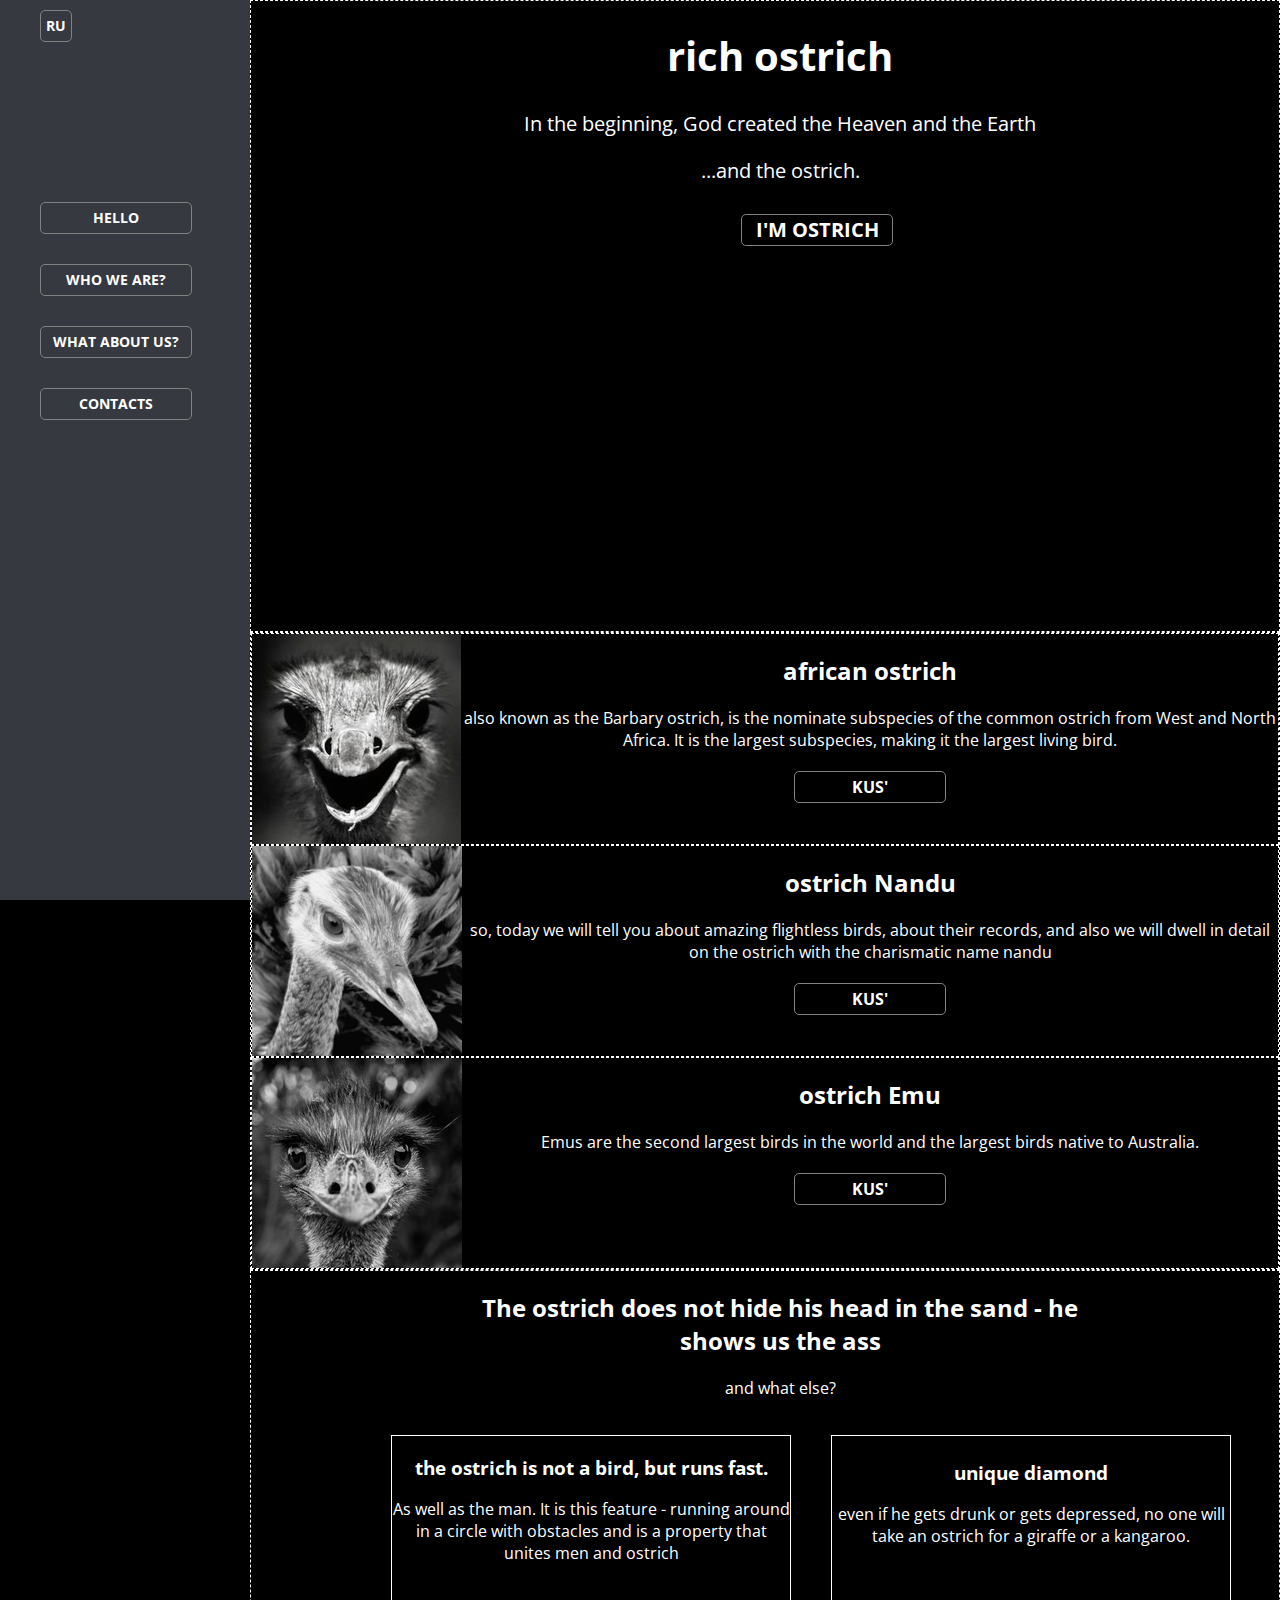
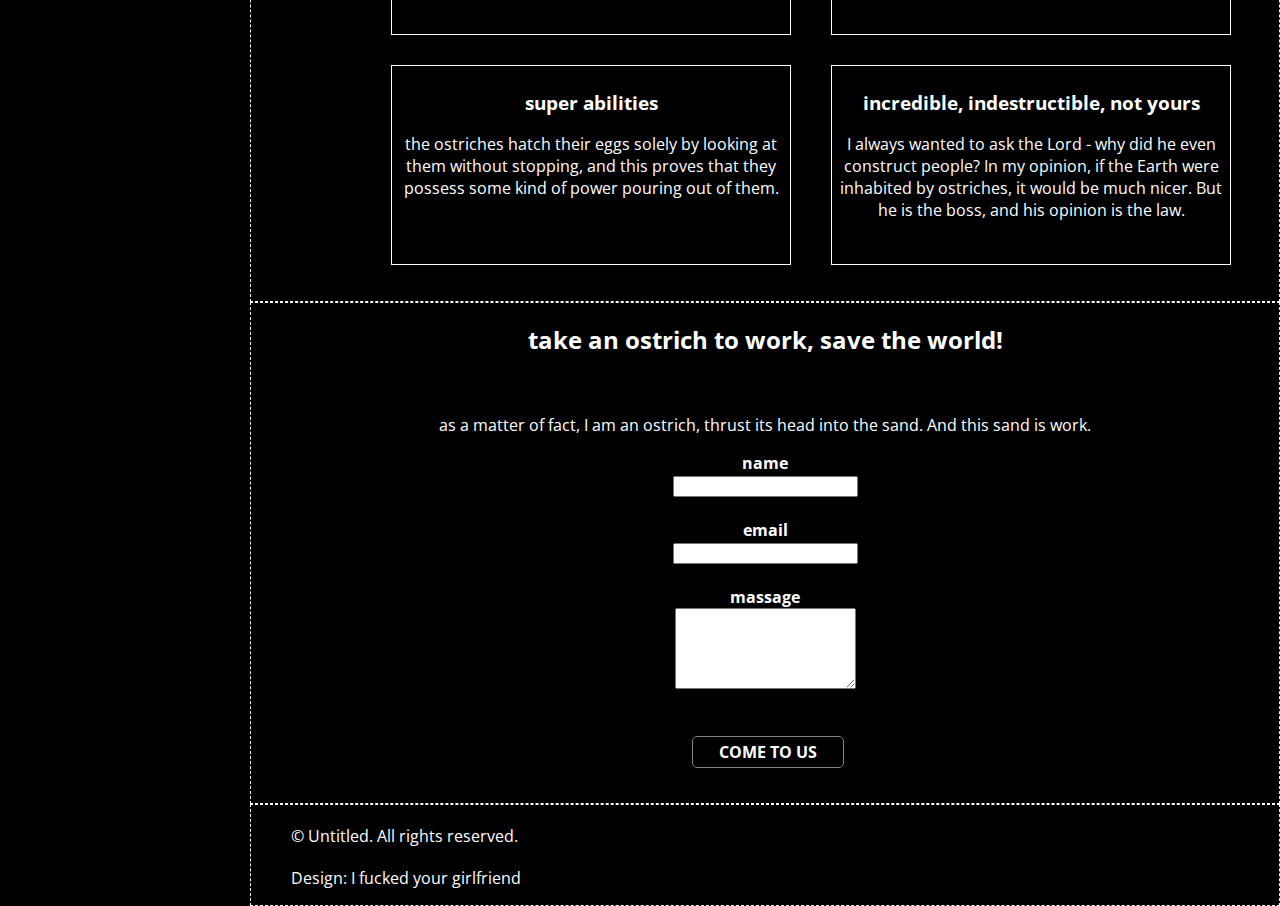
<file: index.html>
<!DOCTYPE html>
<html lang="en">
<head>
	<meta charset="utf-8">
	<title>rich ostrich</title>
	<link rel="stylesheet" href="styles/main.css">
	<meta name="keywords" content="Ключевые слова, и, фразы, через, запятую">
	<meta name="description" content="Описание контента страницы, 1-2 предложения.">
	<link href="https://fonts.googleapis.com/css?family=Open+Sans+Condensed:300" rel="stylesheet">
</head>
<body>
	<nav>
		<div class="nav-button">
		    <a href="index-ru.html" class="button ru-ver">ru</a>
			<ul>
				<li><a href="#intro" class="button scrolly">hello</a></li>
				<li><a href="#one" class="button scrolly">who we are?</a></li>
				<li><a href="#two" class="button scrolly">what about us?</a></li>
				<li><a href="#three" class="button scrolly">contacts</a></li>
			</ul>
		</div>
	</nav>
	<section id="intro">
		<div class="text-intro">
			<h1>rich ostrich</h1>
			<p>In the beginning, God created the Heaven and the Earth</p>
			<p>...and the ostrich. </p>
		</div>
		<div class="button-intro">
			<ul class="actions">
				<li><a href="#one" class="button scrolly">I'm ostrich</a></li>
			</ul>
		</div>
	</section>
	<section id="one">
		<article>
			<img src="image/african.png" class="article-img">
			<h2>african ostrich</h2>
			<p>also known as the Barbary ostrich, is the nominate subspecies of the common ostrich from West and North Africa. It is the largest subspecies, making it the largest living bird.</p>
			<ul class="actions">
				<li><a href="article-no-1.html" class="button">kus'</a></li>
			</ul>
		</article>
		<article>
			<img src="image/nandu.png" class="article-img">
			<h2>ostrich Nandu</h2>
			<p>so, today we will tell you about amazing flightless birds, about their records, and also we will dwell in detail on the ostrich with the charismatic name nandu </p>
			<ul class="actions">
				<li><a href="article-no-2.html" class="button">kus'</a></li>
			</ul>
		</article>
		<article>
			<img src="image/emu.png" class="article-img">
			<h2>ostrich Emu</h2>
			<p>Emus are the second largest birds in the world and the largest birds native to Australia.</p>
			<ul class="actions">
				<li><a href="article-no-3.html" class="button">kus'</a></li>
			</ul>
		</article>
	</section>
	<section id="two">
		<div class="head-two"><h2>The ostrich does not hide his head in the sand - he shows us the ass</h2>
			<p>and what else?</p>
		</div>
		<div class="what-we-do-1">
			<h3>the ostrich is not a bird, but runs fast.</h3>
			<p>As well as the man. It is this feature - running around in a circle with obstacles and is a property that unites men and ostrich</p>
		</div>
		<div class="what-we-do-2">
			<h3>unique diamond</h3>
			<p>even if he gets drunk or gets depressed, no one will take an ostrich for a giraffe or a kangaroo.</p>
		</div>
		<div class="what-we-do-3">
			<h3>super abilities</h3>
			<p>the ostriches hatch their eggs solely by looking at them without stopping, and this proves that they possess some kind of power pouring out of them.</p>
		</div>
		<div class="what-we-do-4">
			<h3>incredible, indestructible, not yours</h3>
			<p>I always wanted to ask the Lord - why did he even construct people? In my opinion, if the Earth were inhabited by ostriches, it would be much nicer. But he is the boss, and his opinion is the law.</p>
		</div>
	</section>
	<section id="three">
		<div class="form">
			<h2>take an ostrich to work, save the world!</h2>
			<br>
			<p>as a matter of fact, I am an ostrich, thrust its head into the sand. And this sand is work.</p>
			<div class="contacts">
				<form method="post" action="#">
					<div class="contact-form">
						<div class="name-form">
							<label for="name">name</label>
							<br>
							<input type="text" name="name" id="name" />
						</div>
						<br>
						<div class="email-form">
							<label for="email">email</label>
							<br>
							<input type="text" name="email" id="email" />
						</div>
						<br>
						<div class="message-form">
							<label for="message">massage</label>
							<br>
							<textarea name="message" id="message" rows="5"></textarea>
						</div>
					</div>
					<br>
					<ul class="actions button-form">
						<li><a href="" class="button submit">сome to us</a></li>
					</ul>
				</form>
			</div>
		</div>
	</section>
	<footer>
		<ul class="menu">
			<li> &copy; Untitled. All rights reserved.</li>
			<li>Design: I fucked your girlfriend</li>
		</ul>
	</div>
</footer>
</body>
</html>
</file>
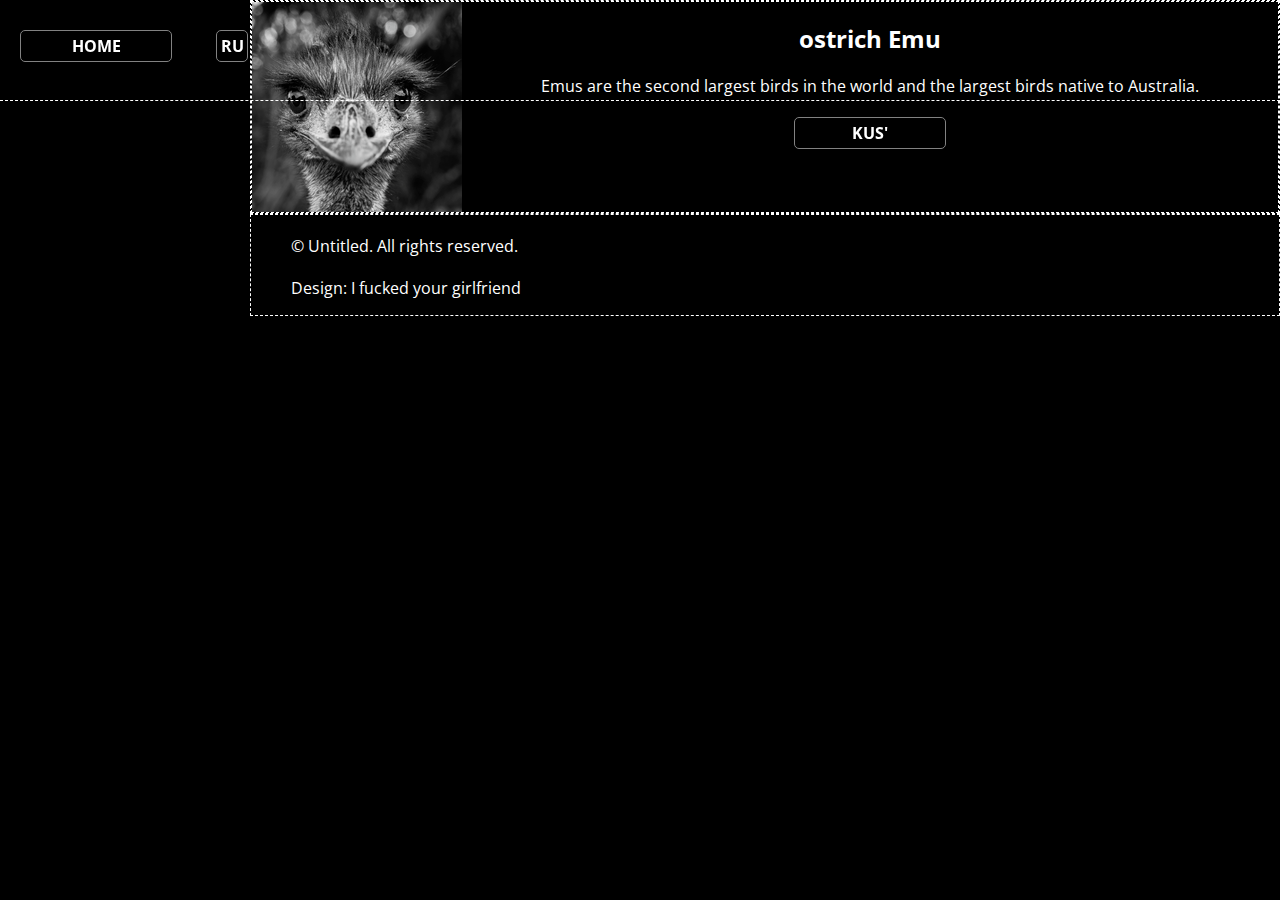
<file: article-no-1.html>
<!DOCTYPE html>
<html lang="en">
<head>
	<meta charset="utf-8">
	<title>rich ostrich</title>
	<link rel="stylesheet" href="styles/main.css">
	<meta name="keywords" content="Ключевые слова, и, фразы, через, запятую">
	<meta name="description" content="Описание контента страницы, 1-2 предложения.">
	<link href="https://fonts.googleapis.com/css?family=Open+Sans+Condensed:300" rel="stylesheet">
</head>
<body>
	<header class="header-article">
		<div class="nav-button">
			<a href="index.html" class="button scrolly button-2-article-1">home</a>
		<!-- </div>
		<h1> rich ostrich </h1>
		<div class="nav-button"> -->
			<a href="index-ru.html" class="button ru-ver button-1-article-1">ru</a>
		</div>
    </header>
<section id="one">
	<article>
		<img src="image/emu.png" class="article-img">
		<h2>ostrich Emu</h2>
		<p>Emus are the second largest birds in the world and the largest birds native to Australia.</p>
		<ul class="actions">
			<li><a href="article-no-3.html" class="button">kus'</a></li>
		</ul>
	</article>
</section>
<footer>
	<ul class="menu">
		<li> &copy; Untitled. All rights reserved.</li>
		<li>Design: I fucked your girlfriend</li>
	</ul>
</div>
</footer>
</body>
</html>
</file>
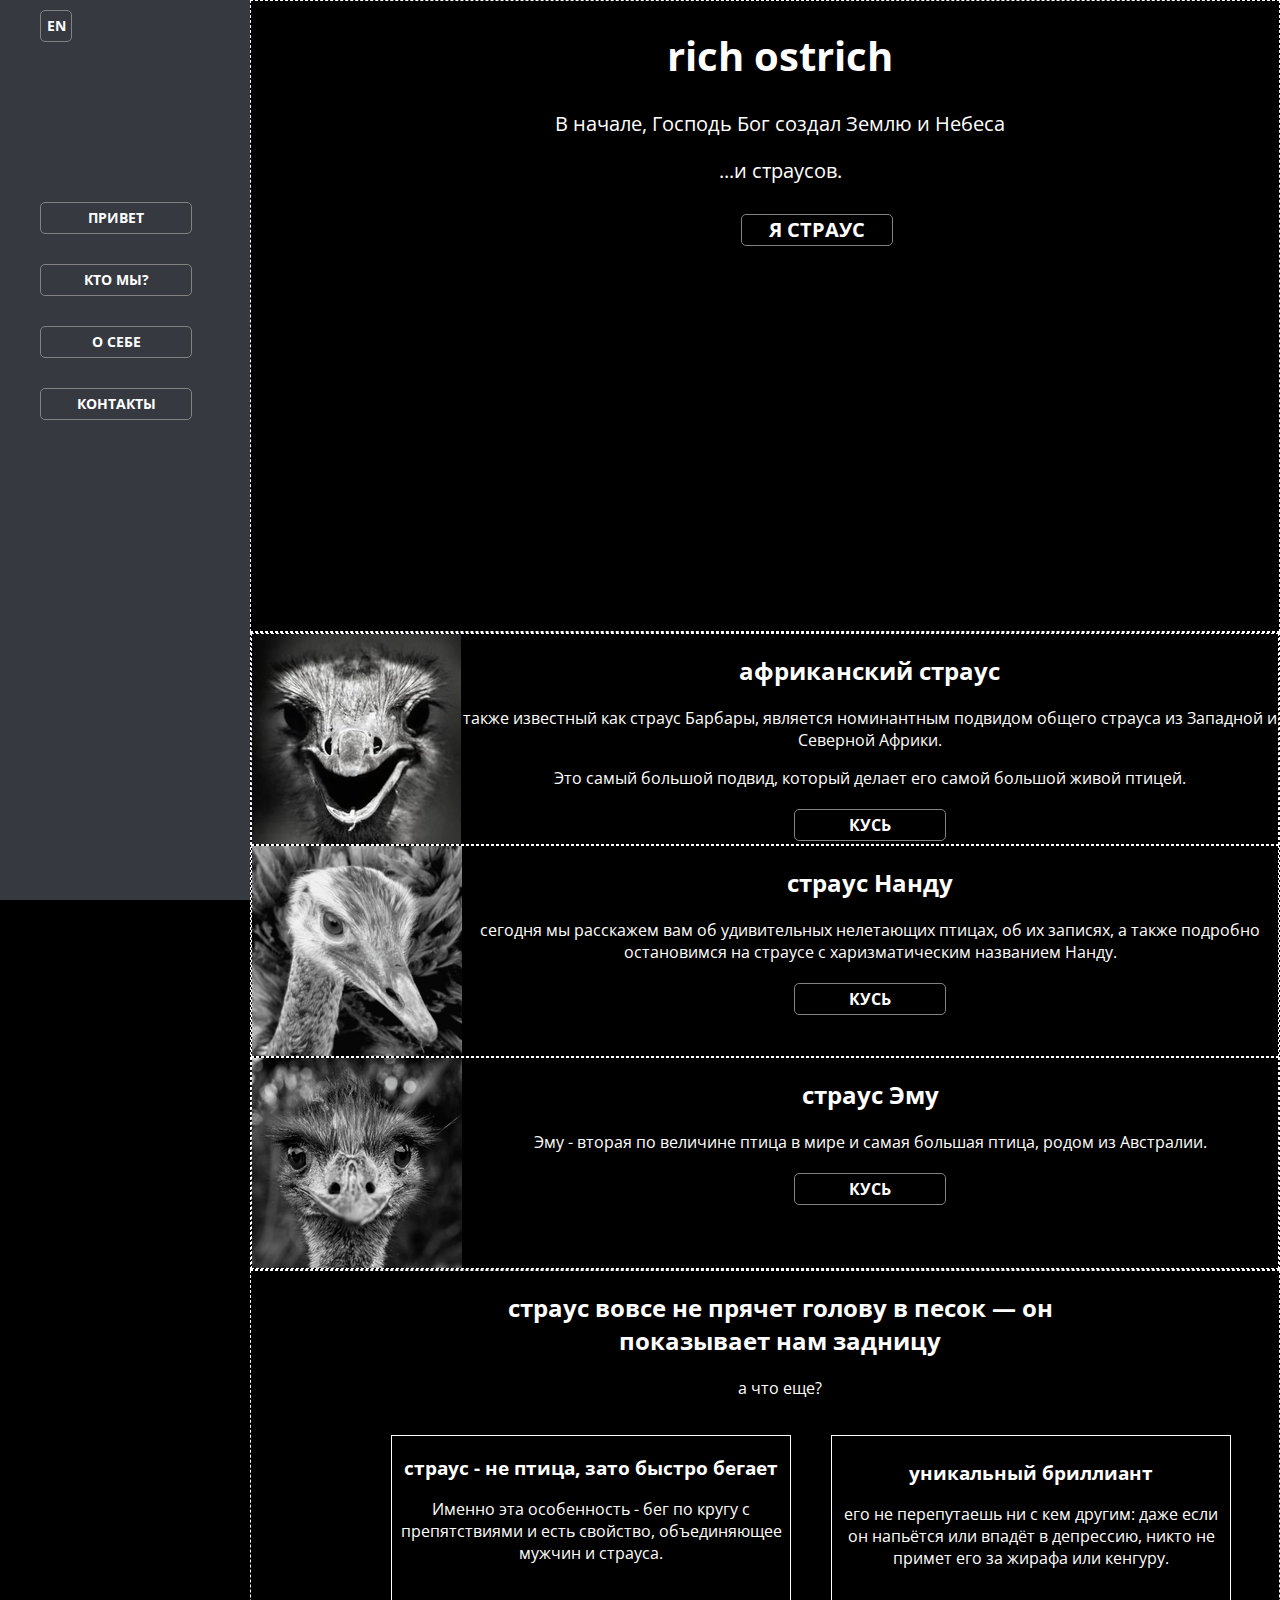
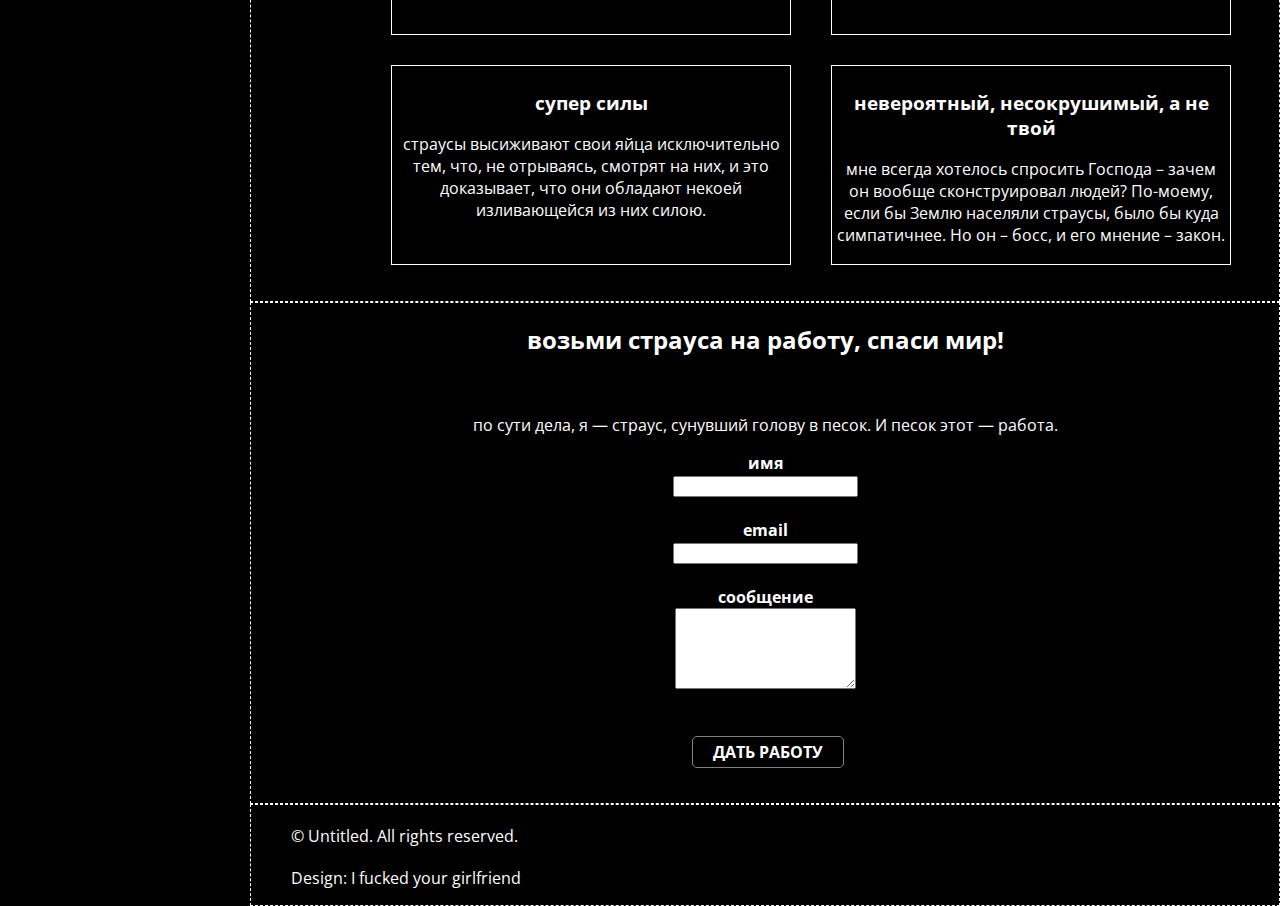
<file: index-ru.html>
<!DOCTYPE html>
<html lang="ru">
<head>
	<meta charset="utf-8">
	<title>rich ostrich</title>
	<link rel="stylesheet" href="styles/main.css">
	<meta name="keywords" content="Ключевые слова, и, фразы, через, запятую">
	<meta name="description" content="Описание контента страницы, 1-2 предложения.">
	<link href="https://fonts.googleapis.com/css?family=Open+Sans+Condensed:300" rel="stylesheet">
</head>
<body>
	<nav>
		<div class="nav-button">
		<a href="index.html" class="button en-ver">en</a>
			<ul>
				<li><a href="#intro" class="button scrolly">привет</a></li>
				<li><a href="#one" class="button scrolly">кто мы?</a></li>
				<li><a href="#two" class="button scrolly">о себе</a></li>
				<li><a href="#three" class="button scrolly">контакты</a></li>
			</ul>
		</div>
	</nav>
	<section id="intro">
		<div class="text-intro">
			<h1>rich ostrich</h1>
			<p>В начале, Господь Бог создал Землю и Небеса</p>
			<p>...и страусов. </p>
		</div>
		<div class="button-intro">
			<ul class="actions">
				<li><a href="#one" class="button scrolly">Я страус</a></li>
			</ul>
		</div>
	</section>
	<section id="one">
		<article>
			<img src="image/african.png" class="article-img">
			<h2>африканский страус</h2>
			<p>также известный как страус Барбары, является номинантным подвидом общего страуса из Западной и Северной Африки.</p>
			<p>Это самый большой подвид, который делает его самой большой живой птицей.</p>
			<ul class="actions">
				<li><a href="article-no-1.html" class="button">кусь</a></li>
			</ul>
		</article>
		<article>
			<img src="image/nandu.png" class="article-img">
			<h2>страус Нанду</h2>
			<p>сегодня мы расскажем вам об удивительных нелетающих птицах, об их записях, а также подробно остановимся на страусе с харизматическим названием Нанду.</p>
			<ul class="actions">
				<li><a href="article-no-2.html" class="button">кусь</a></li>
			</ul>
		</article>
		<article>
			<img src="image/emu.png" class="article-img">
			<h2>страус Эму</h2>
			<p>Эму - вторая по величине птица в мире и самая большая птица, родом из Австралии.</p>
			<ul class="actions">
				<li><a href="article-no-3.html" class="button">кусь</a></li>
			</ul>
		</article>
	</section>
	<section id="two">
		<div class="head-two"><h2>страус вовсе не прячет голову в песок — он показывает нам задницу</h2>
			<p>а что еще?</p>
		</div>
		<div class="what-we-do-1">
			<h3>страус - не птица, зато быстро бегает</h3>
			<p>Именно эта особенность - бег по кругу с препятствиями и есть свойство, объединяющее мужчин и страуса.</p>
		</div>
		<div class="what-we-do-2">
			<h3>уникальный бриллиант </h3>
			<p>его не перепутаешь ни с кем другим: даже если он напьётся или впадёт в депрессию, никто не примет его за жирафа или кенгуру. </p>
		</div>
		<div class="what-we-do-3">
			<h3>супер силы</h3>
			<p>страусы высиживают свои яйца исключительно тем, что, не отрываясь, смотрят на них, и это доказывает, что они обладают некоей изливающейся из них силою.</p>
		</div>
		<div class="what-we-do-4">
			<h3>невероятный, несокрушимый, а не твой</h3>
			<p>мне всегда хотелось спросить Господа – зачем он вообще сконструировал людей? По-моему, если бы Землю населяли страусы, было бы куда симпатичнее. Но он – босс, и его мнение – закон.</p>
		</div>
	</section>
	<section id="three">
		<div class="form">
			<h2>возьми страуса на работу, спаси мир!</h2>
			<br>
			<p>по сути дела, я — страус, сунувший голову в песок. И песок этот — работа.</p>
			<div class="contacts">
				<form method="post" action="#">
					<div class="contact-form">
						<div class="name-form">
							<label for="name">имя</label>
							<br>
							<input type="text" name="name" id="name" />
						</div>
						<br>
						<div class="email-form">
							<label for="email">email</label>
							<br>
							<input type="text" name="email" id="email" />
						</div>
						<br>
						<div class="message-form">
							<label for="message">сообщение</label>
							<br>
							<textarea name="message" id="message" rows="5"></textarea>
						</div>
					</div>
					<br>
					<ul class="actions button-form">
						<li><a href="" class="button submit">дать работу</a></li>
					</ul>
				</form>
			</div>
		</div>
	</section>
	<footer>
		<ul class="menu">
			<li> &copy; Untitled. All rights reserved.</li>
			<li>Design: I fucked your girlfriend</li>
		</ul>
	</div>
</footer>
</body>
</html>
</file>
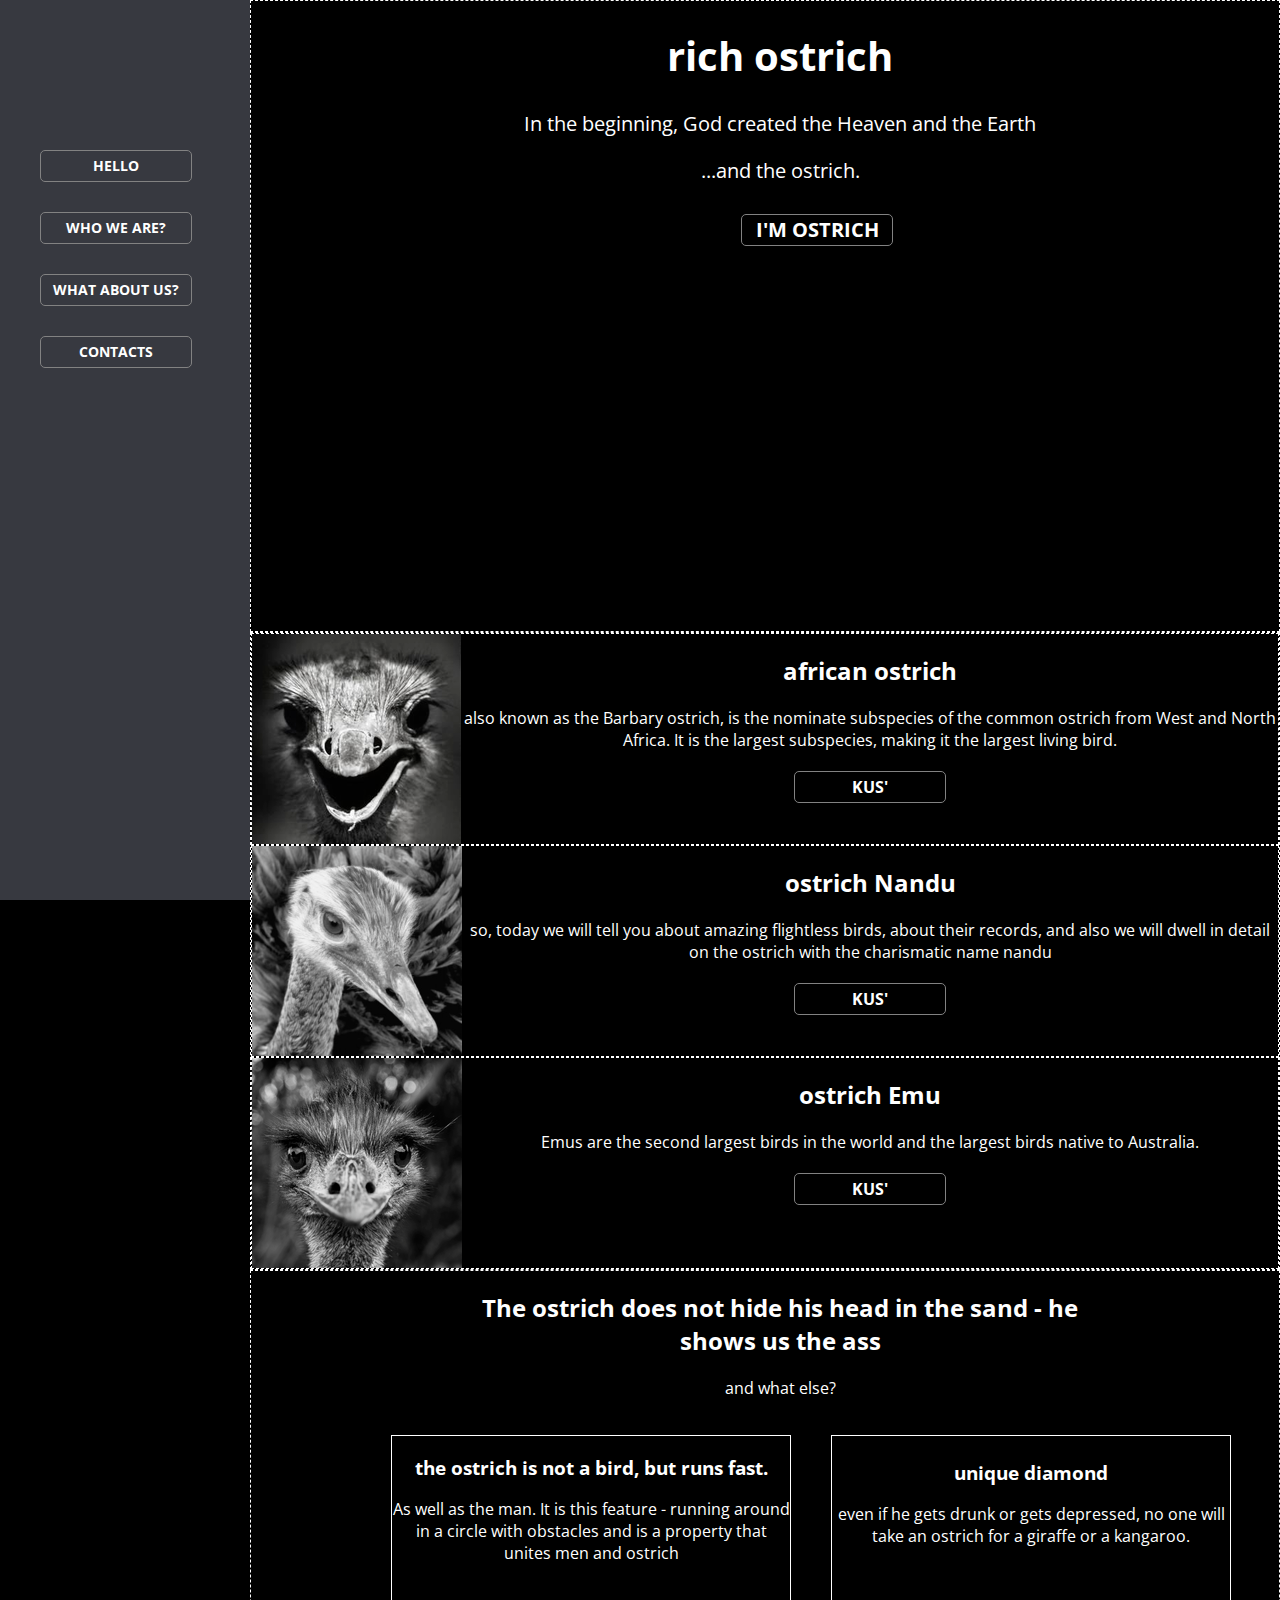
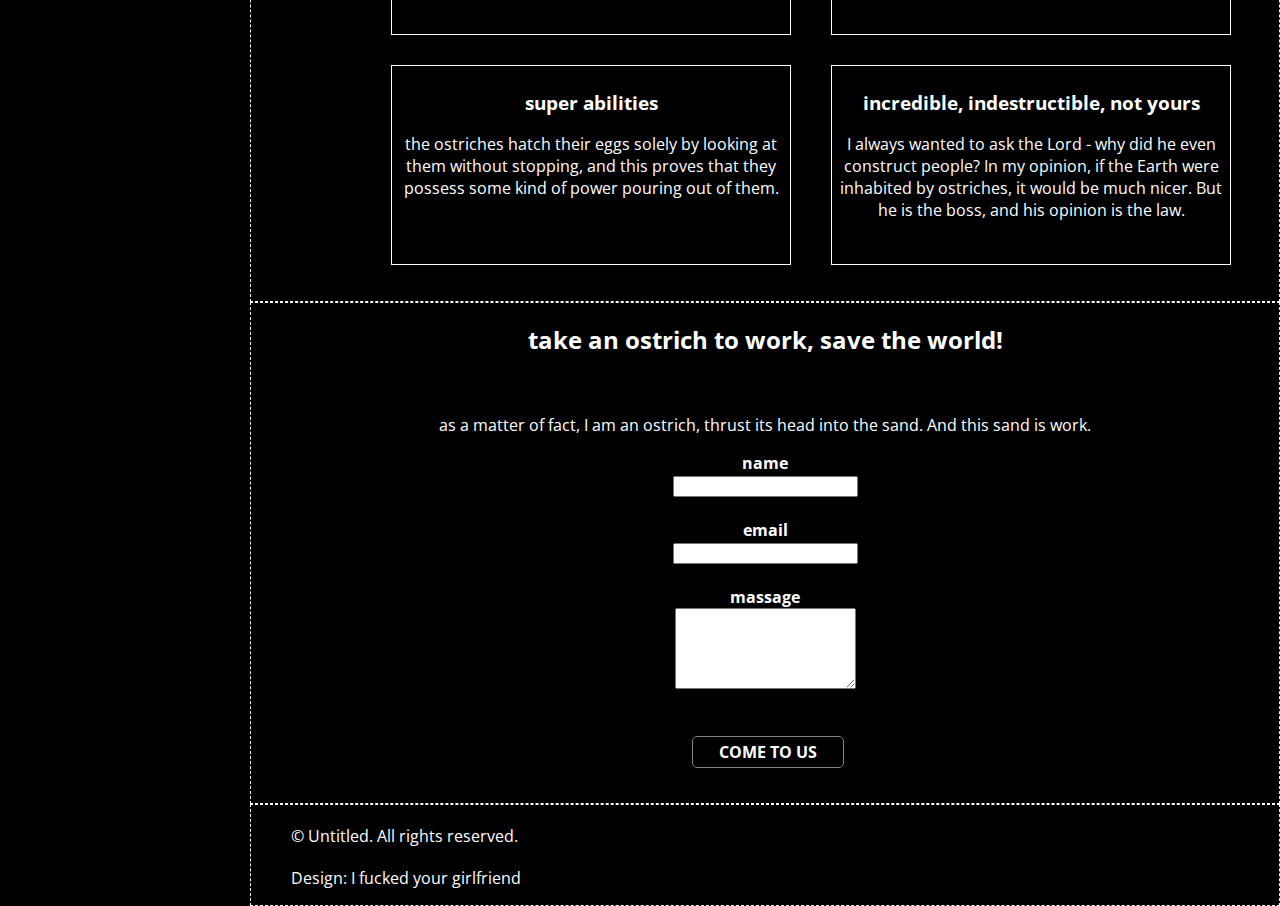
<file: ld.html>
<!DOCTYPE html>
<html lang="ru">
<head>
	<meta charset="utf-8">
	<title>rich ostrich</title>
	<link rel="stylesheet" href="styles/main.css">
	<meta name="keywords" content="Ключевые слова, и, фразы, через, запятую">
	<meta name="description" content="Описание контента страницы, 1-2 предложения.">
	<link href="https://fonts.googleapis.com/css?family=Open+Sans+Condensed:300" rel="stylesheet">
</head>
<body>
	<nav>
		<div class="nav-button">
			<ul>
				<li><a href="#intro" class="button scrolly">hello</a></li>
				<li><a href="#one" class="button scrolly">who we are?</a></li>
				<li><a href="#two" class="button scrolly">what about us?</a></li>
				<li><a href="#three" class="button scrolly">contacts</a></li>
			</ul>
		</div>
	</nav>
	<section id="intro">
		<div class="text-intro">
			<h1>rich ostrich</h1>
			<p>In the beginning, God created the Heaven and the Earth</p>
			<p>...and the ostrich. </p>
		</div>
		<div class="button-intro">
			<ul class="actions">
				<li><a href="#one" class="button scrolly">I'm ostrich</a></li>
			</ul>
		</div>
	</section>
	<section id="one">
		<article>
			<img src="image/african.png" class="article-img">
			<h2>african ostrich</h2>
			<p>also known as the Barbary ostrich, is the nominate subspecies of the common ostrich from West and North Africa. It is the largest subspecies, making it the largest living bird.</p>
			<ul class="actions">
				<li><a href="article-no-1.html" class="button">kus'</a></li>
			</ul>
		</article>
		<article>
			<img src="image/nandu.png" class="article-img">
			<h2>ostrich Nandu</h2>
			<p>so, today we will tell you about amazing flightless birds, about their records, and also we will dwell in detail on the ostrich with the charismatic name nandu </p>
			<ul class="actions">
				<li><a href="article-no-2.html" class="button">kus'</a></li>
			</ul>
		</article>
		<article>
			<img src="image/emu.png" class="article-img">
			<h2>ostrich Emu</h2>
			<p>Emus are the second largest birds in the world and the largest birds native to Australia.</p>
			<ul class="actions">
				<li><a href="article-no-3.html" class="button">kus'</a></li>
			</ul>
		</article>
	</section>
	<section id="two">
		<div class="head-two"><h2>The ostrich does not hide his head in the sand - he shows us the ass</h2>
			<p>and what else?</p>
		</div>
		<div class="what-we-do-1">
			<h3>the ostrich is not a bird, but runs fast.</h3>
			<p>As well as the man. It is this feature - running around in a circle with obstacles and is a property that unites men and ostrich</p>
		</div>
		<div class="what-we-do-2">
			<h3>unique diamond</h3>
			<p>even if he gets drunk or gets depressed, no one will take an ostrich for a giraffe or a kangaroo.</p>
		</div>
		<div class="what-we-do-3">
			<h3>super abilities</h3>
			<p>the ostriches hatch their eggs solely by looking at them without stopping, and this proves that they possess some kind of power pouring out of them.</p>
		</div>
		<div class="what-we-do-4">
			<h3>incredible, indestructible, not yours</h3>
			<p>I always wanted to ask the Lord - why did he even construct people? In my opinion, if the Earth were inhabited by ostriches, it would be much nicer. But he is the boss, and his opinion is the law.</p>
		</div>
	</section>
	<section id="three">
		<div class="form">
			<h2>take an ostrich to work, save the world!</h2>
			<br>
			<p>as a matter of fact, I am an ostrich, thrust its head into the sand. And this sand is work.</p>
			<div class="contacts">
				<form method="post" action="#">
					<div class="contact-form">
						<div class="name-form">
							<label for="name">name</label>
							<br>
							<input type="text" name="name" id="name" />
						</div>
						<br>
						<div class="email-form">
							<label for="email">email</label>
							<br>
							<input type="text" name="email" id="email" />
						</div>
						<br>
						<div class="message-form">
							<label for="message">massage</label>
							<br>
							<textarea name="message" id="message" rows="5"></textarea>
						</div>
					</div>
					<br>
					<ul class="actions button-form">
						<li><a href="" class="button submit">сome to us</a></li>
					</ul>
				</form>
			</div>
		</div>
	</section>
	<footer>
		<ul class="menu">
			<li> &copy; Untitled. All rights reserved.</li>
			<li>Design: I fucked your girlfriend</li>
		</ul>
	</div>
</footer>
</body>
</html>
</file>
<file: styles/main.css>
body {
	margin: 0px;
	background-color: black;
	font-family: 'Open Sans Condensed', sans-serif;
	background-color: #000000;
	color: #ffffff;
}

section {
	margin-left: 250px;
	border: dashed 1px;
	border-color: #ffffff;
	background-color: #000000;
}
nav  {
	background-attachment: scroll;
	position: fixed;
	background-color: #373940;
	color: #f3f3f6;
	font-size: 0.9em;
	text-align: left;
	float:left;
	width: 250px;
	height: 100%;
	padding: 0px 0px 0px 0px;
}

.nav-button {
	margin: 150px 0px 300px 0px;
}

#intro {
	height: 630px;
	background-image: url("D:/rich-ostrich/image/intro1.jpg");
	font-size: 20px;
	color: #ffffff;
}
.button-intro {
	margin: -70px 200px 100px 450px;
}

.text-intro {
	margin: 0px 200px 100px 230px;
	text-align: center;
}

article {
	padding-top: 0px;
	padding-bottom: 0px;
	text-align: center;
	border: 1px dashed;
	height: 210px;
}
.article-img {
	float:left;
}
.button {
	background-color: transparent;
    border-radius: 5px;
    border: solid 1px;
    border-color: #828282;
    color: #ffffff;
    cursor: pointer;
    display: inline-block;
    font-size: 1em;
    font-weight: bold;
    width: 150px;
    position: relative;
    text-align: center;
    text-transform: uppercase;
    height: 30px;
    letter-spacing: normal;
    line-height: 30px;
    position: relative;
    margin: 0 0 10px 0;
}
.ru-ver {
	top: -140px;
	width: 30px;
	margin: 0px 0px 0px 40px ;
}
.en-ver {
	top: -140px;
	width: 30px;
	margin: 0px 0px 0px 40px ;
}

.button:hover {
	border-color: #828282;
    border-radius: 5px;
    border: solid 1px;
    box-shadow: 0px 0px 17px 0px #c3c3c3;
}
#two {
	height: 630px;
}
.head-two {
	margin: 0px 200px 0px 230px;
	text-align: center;
}
.what-we-do-1 {
	border: solid 1px;
	width: 400px;
    height: 200px;
    box-sizing: border-box;
    text-align: center;
    position: relative;
    top: 20px;
    left: 140px;
 }
.what-we-do-2 {
	width: 400px;
    height: 200px;
	border: solid 1px;
    box-sizing: border-box;
    padding: 5px;
   text-align: center;
    position: relative;
    top: -180px;
    left: 580px;
}
.what-we-do-3 {
	width: 400px;
    height: 200px;
	border: solid 1px;
    box-sizing: border-box;
    padding: 5px;
    text-align: center;
    position: relative;
    bottom: 150px;
    left: 140px;
}
.what-we-do-4 {
	width: 400px;
    height: 200px;
	border: solid 1px;
    box-sizing: border-box;
    padding: 5px;
    text-align: center;
    position: relative;
    top: -350px;
    right: 5px;
    left: 580px;
}

#three {
	height: 500px;
	text-align: center;
}
.button-form {
	margin-left: -35px;
}
.contact-form {
	font-weight: bold;
}

footer {
	margin-left: 250px;
	border: dashed 1px;
}

a {
	text-decoration: none;
}

ul {
	list-style: none;
}
li {
	margin-top: 20px;
}
/*статья 1*/

.header-article {
	width: 100%;
	height: 100px;
	border-bottom: 1px dashed;
	position: fixed;
	display: inline-block;

}
.button-1-article-1 {
	position: relative;
    top: -120px;
    left: 20px;

}
.button-2-article-1 {
	position: relative;
    top: -120px;
    left: 20px;
}
</file>
